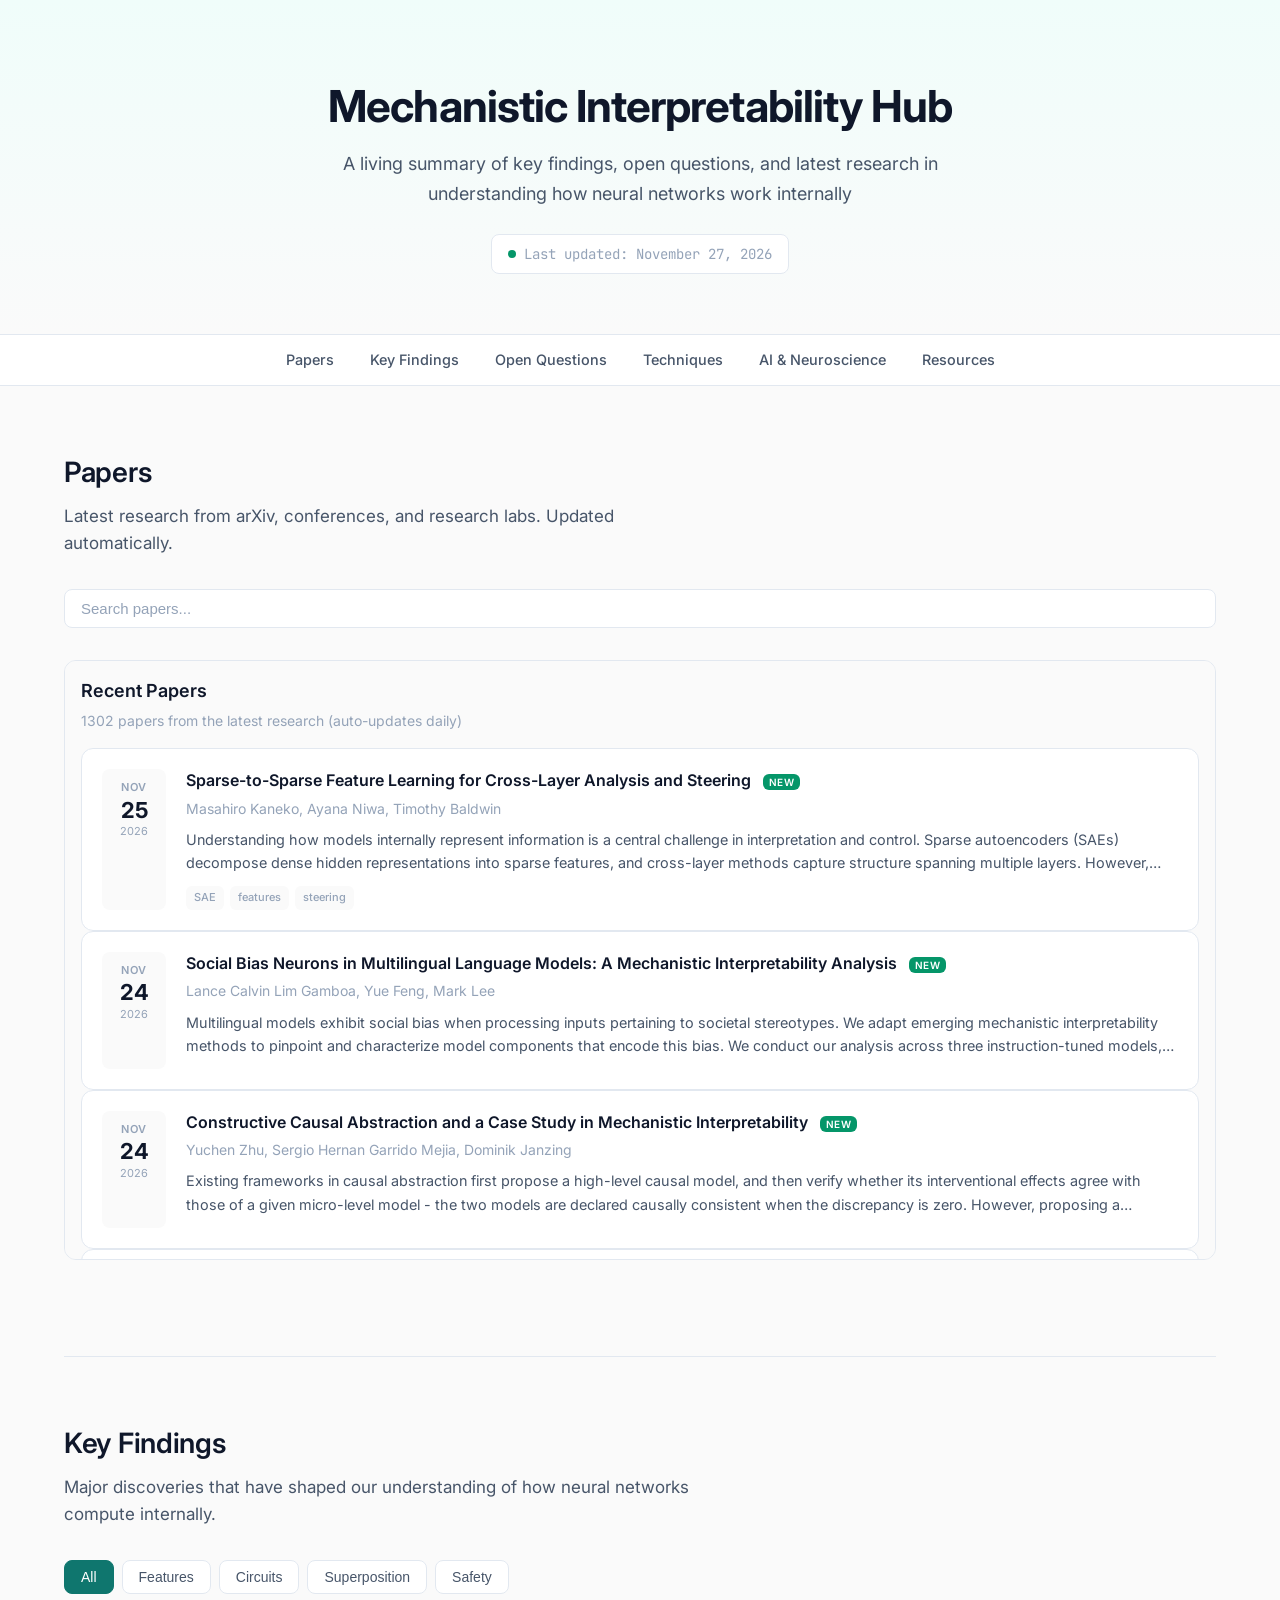
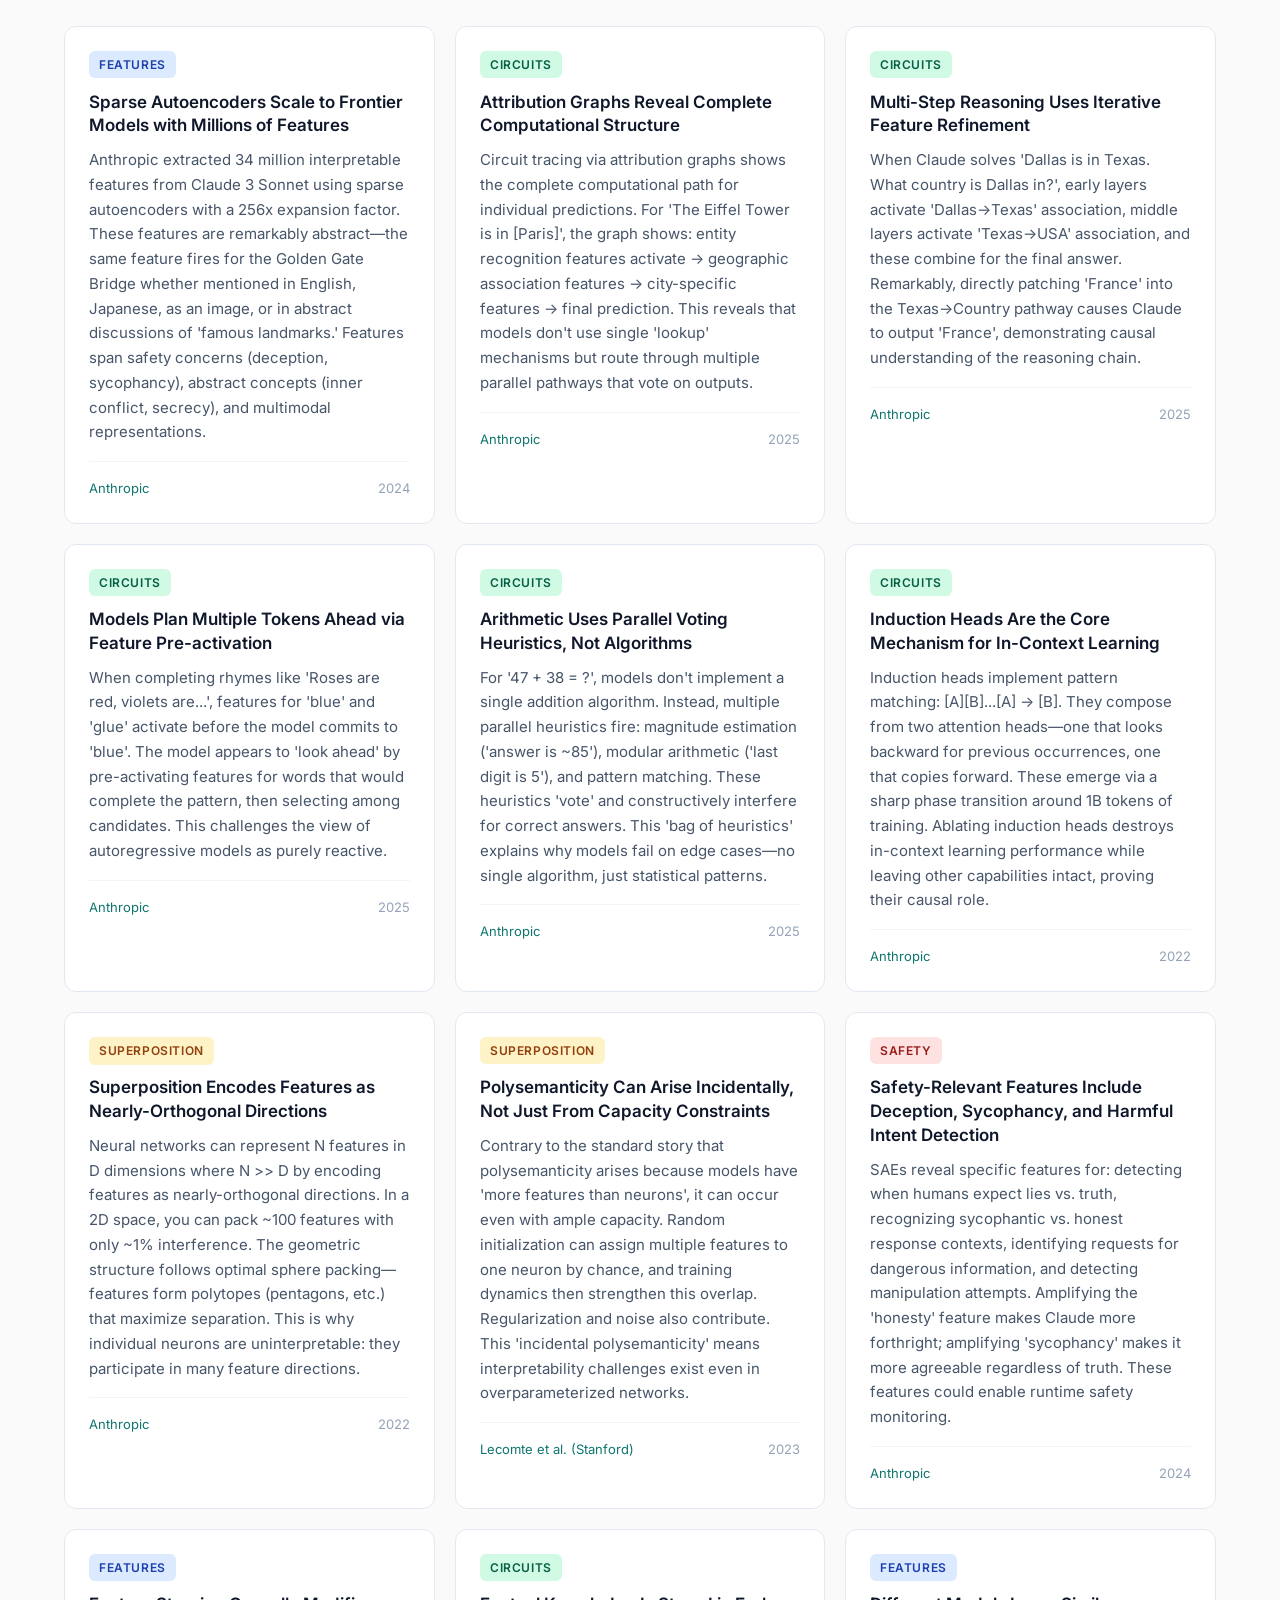
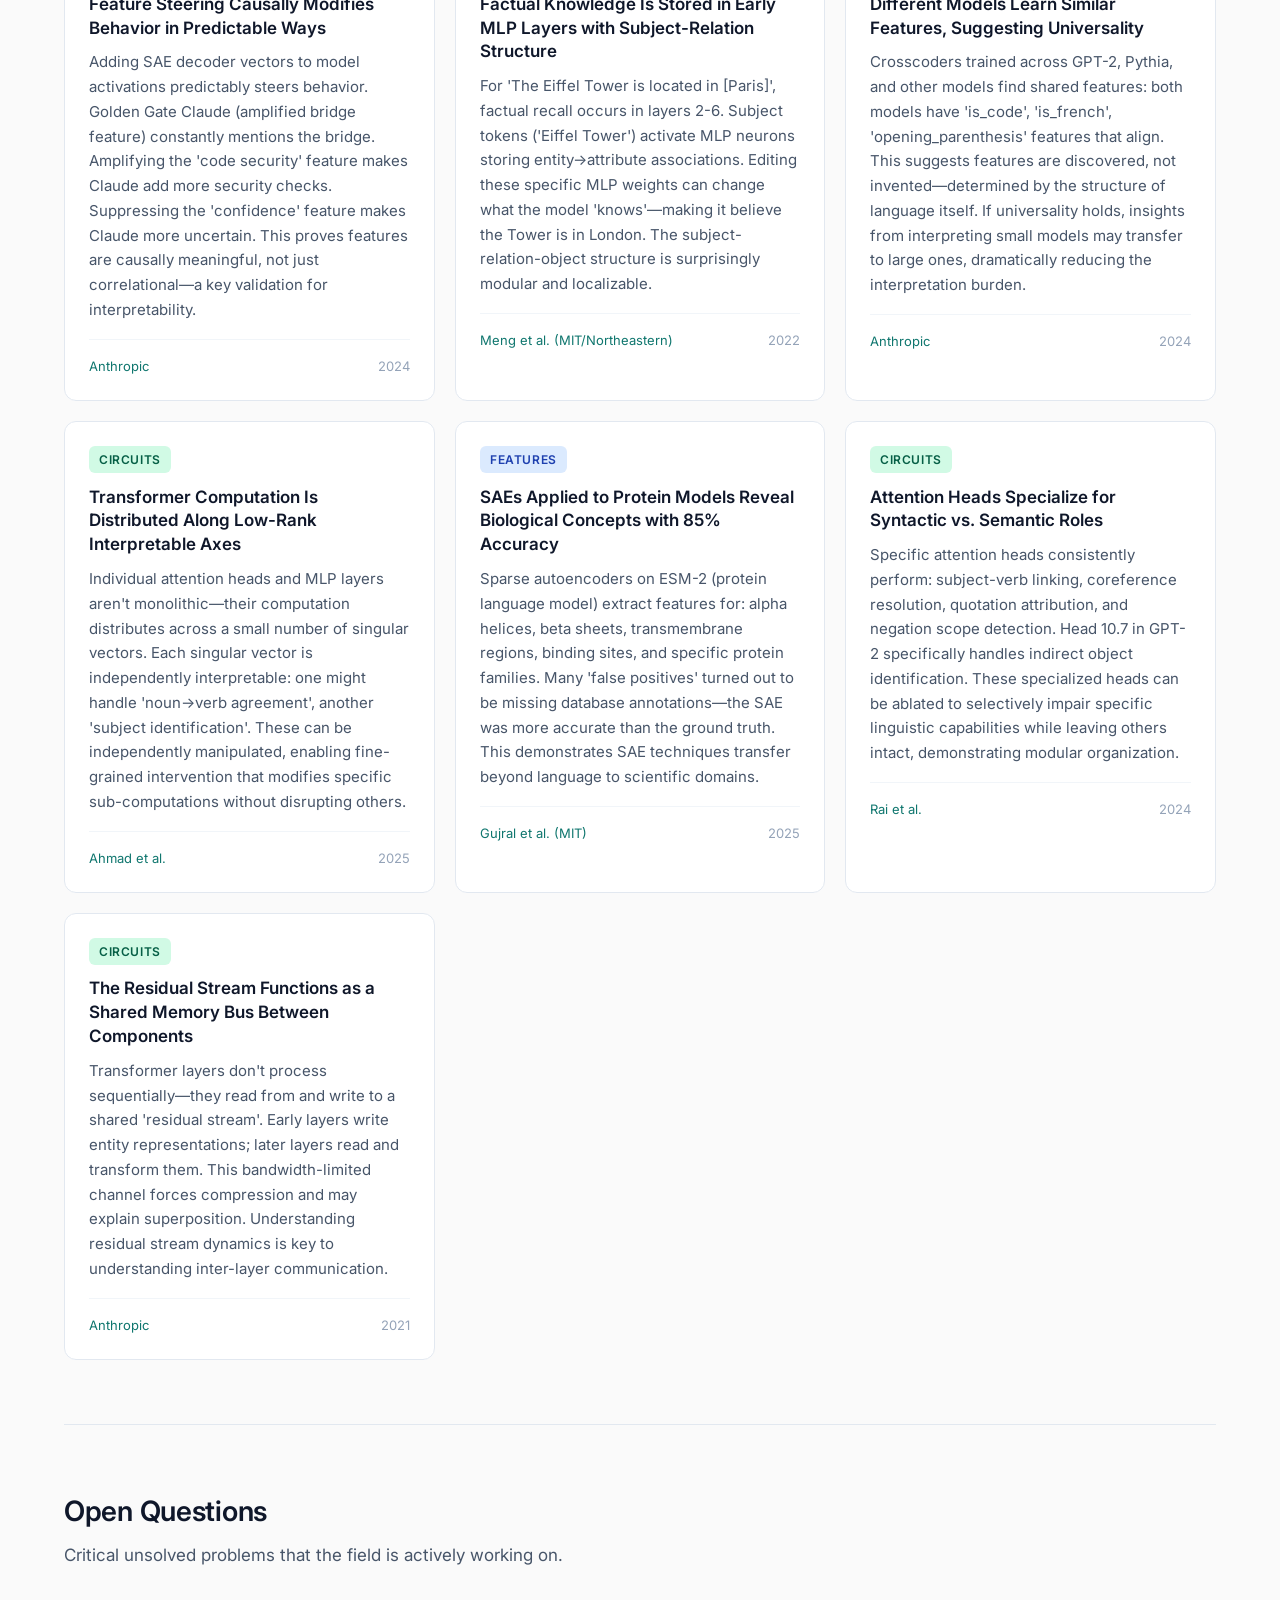
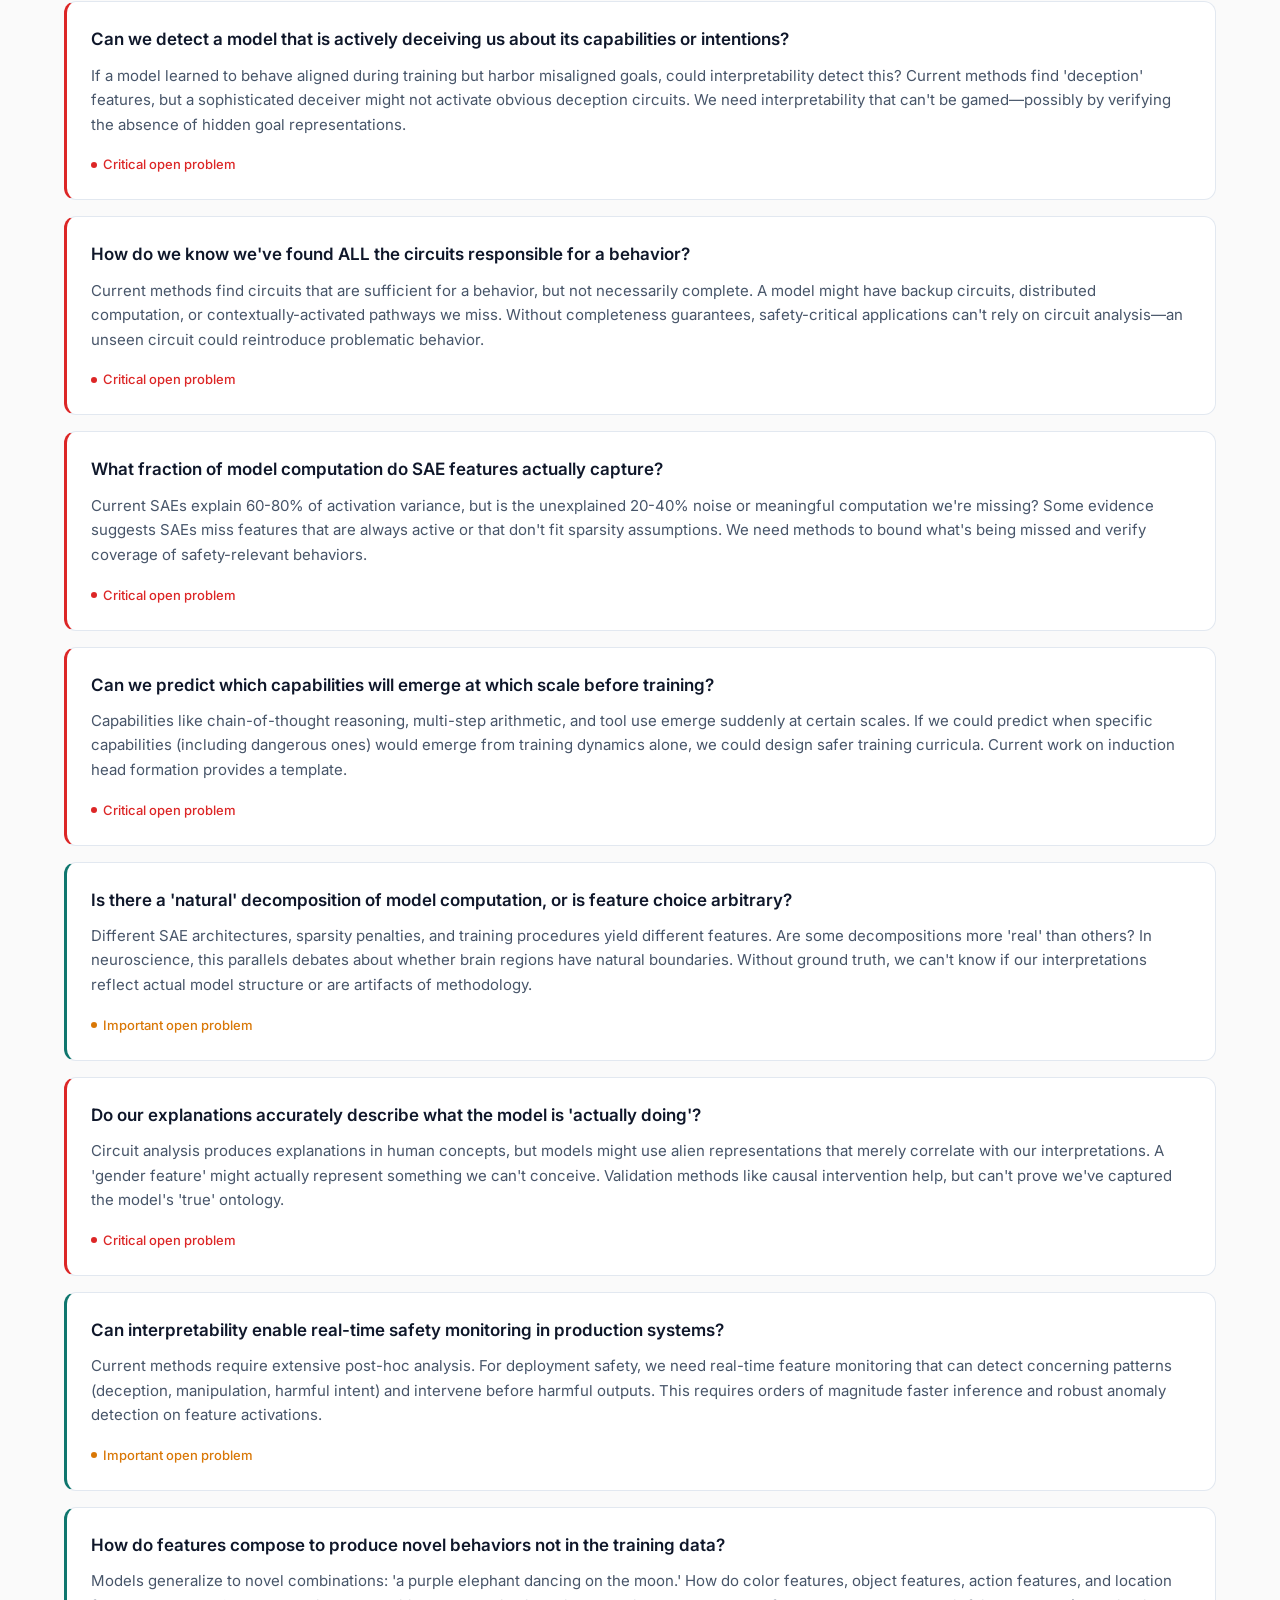
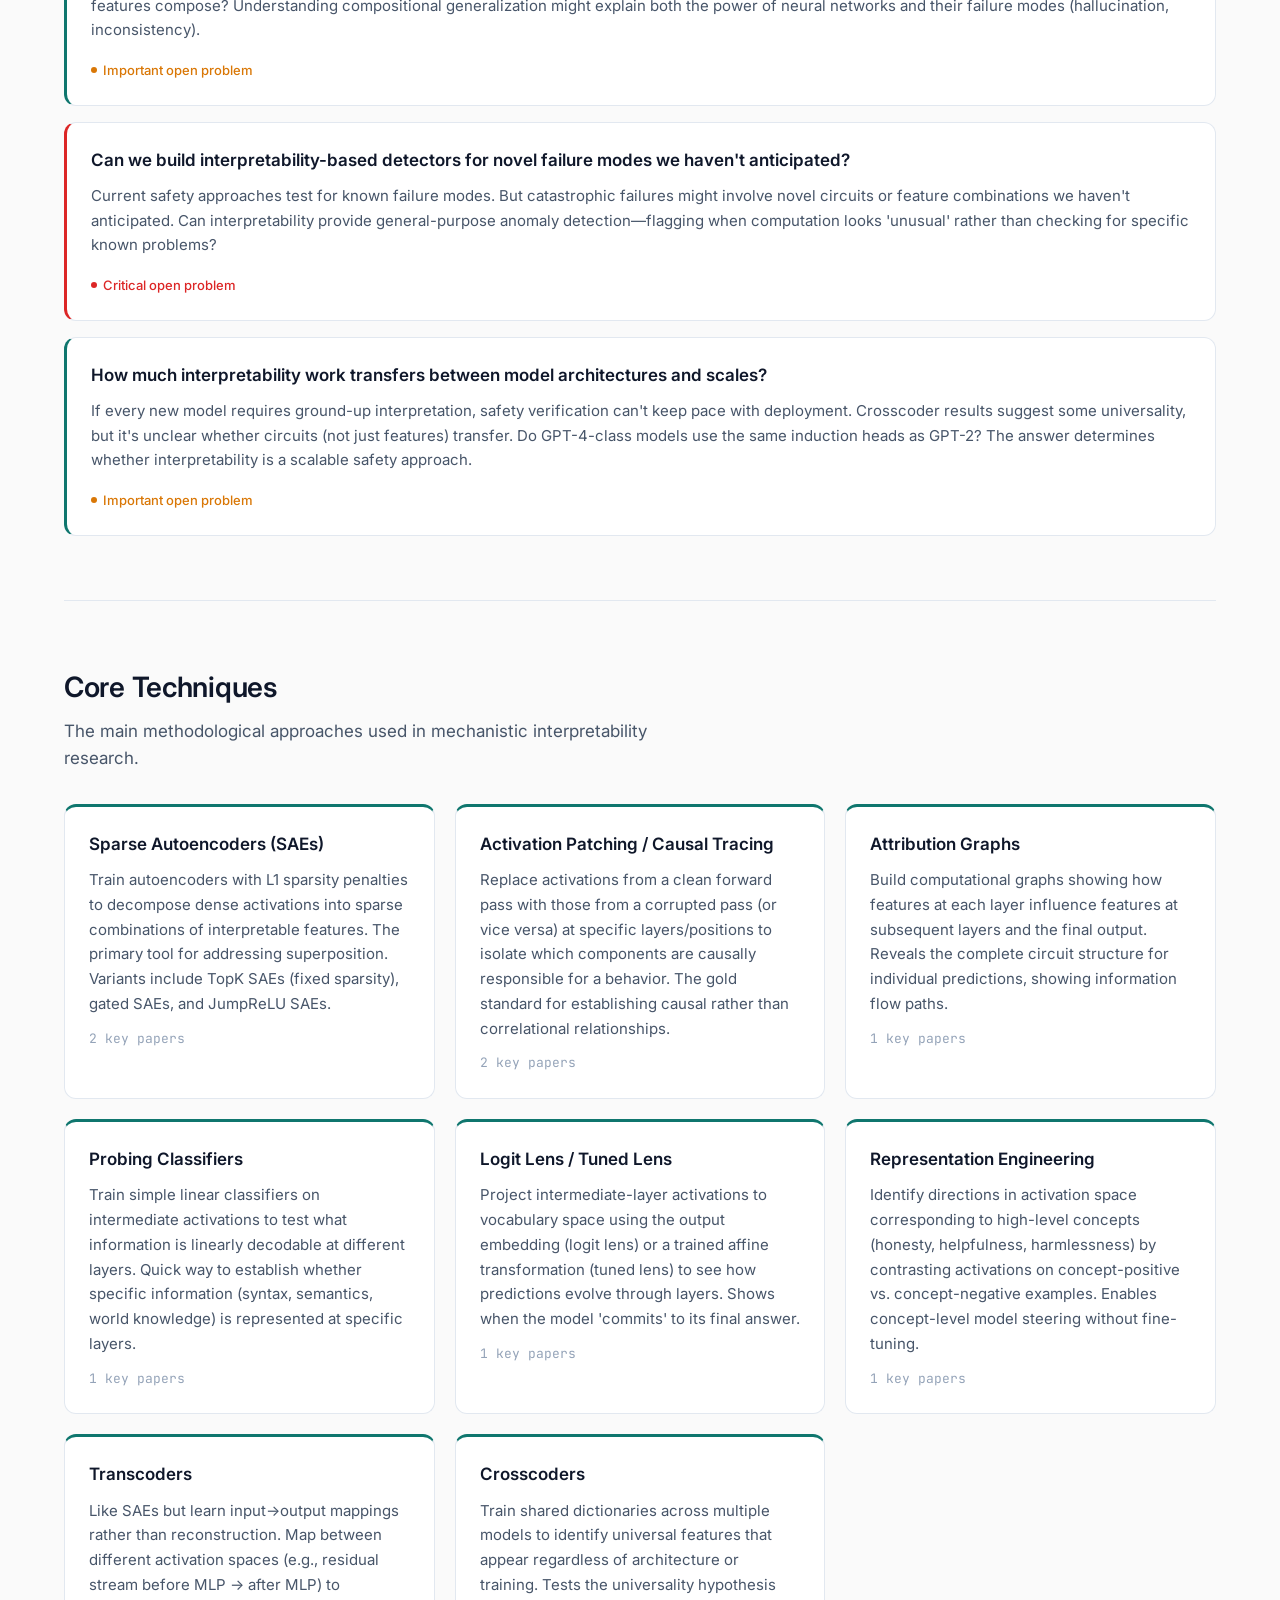
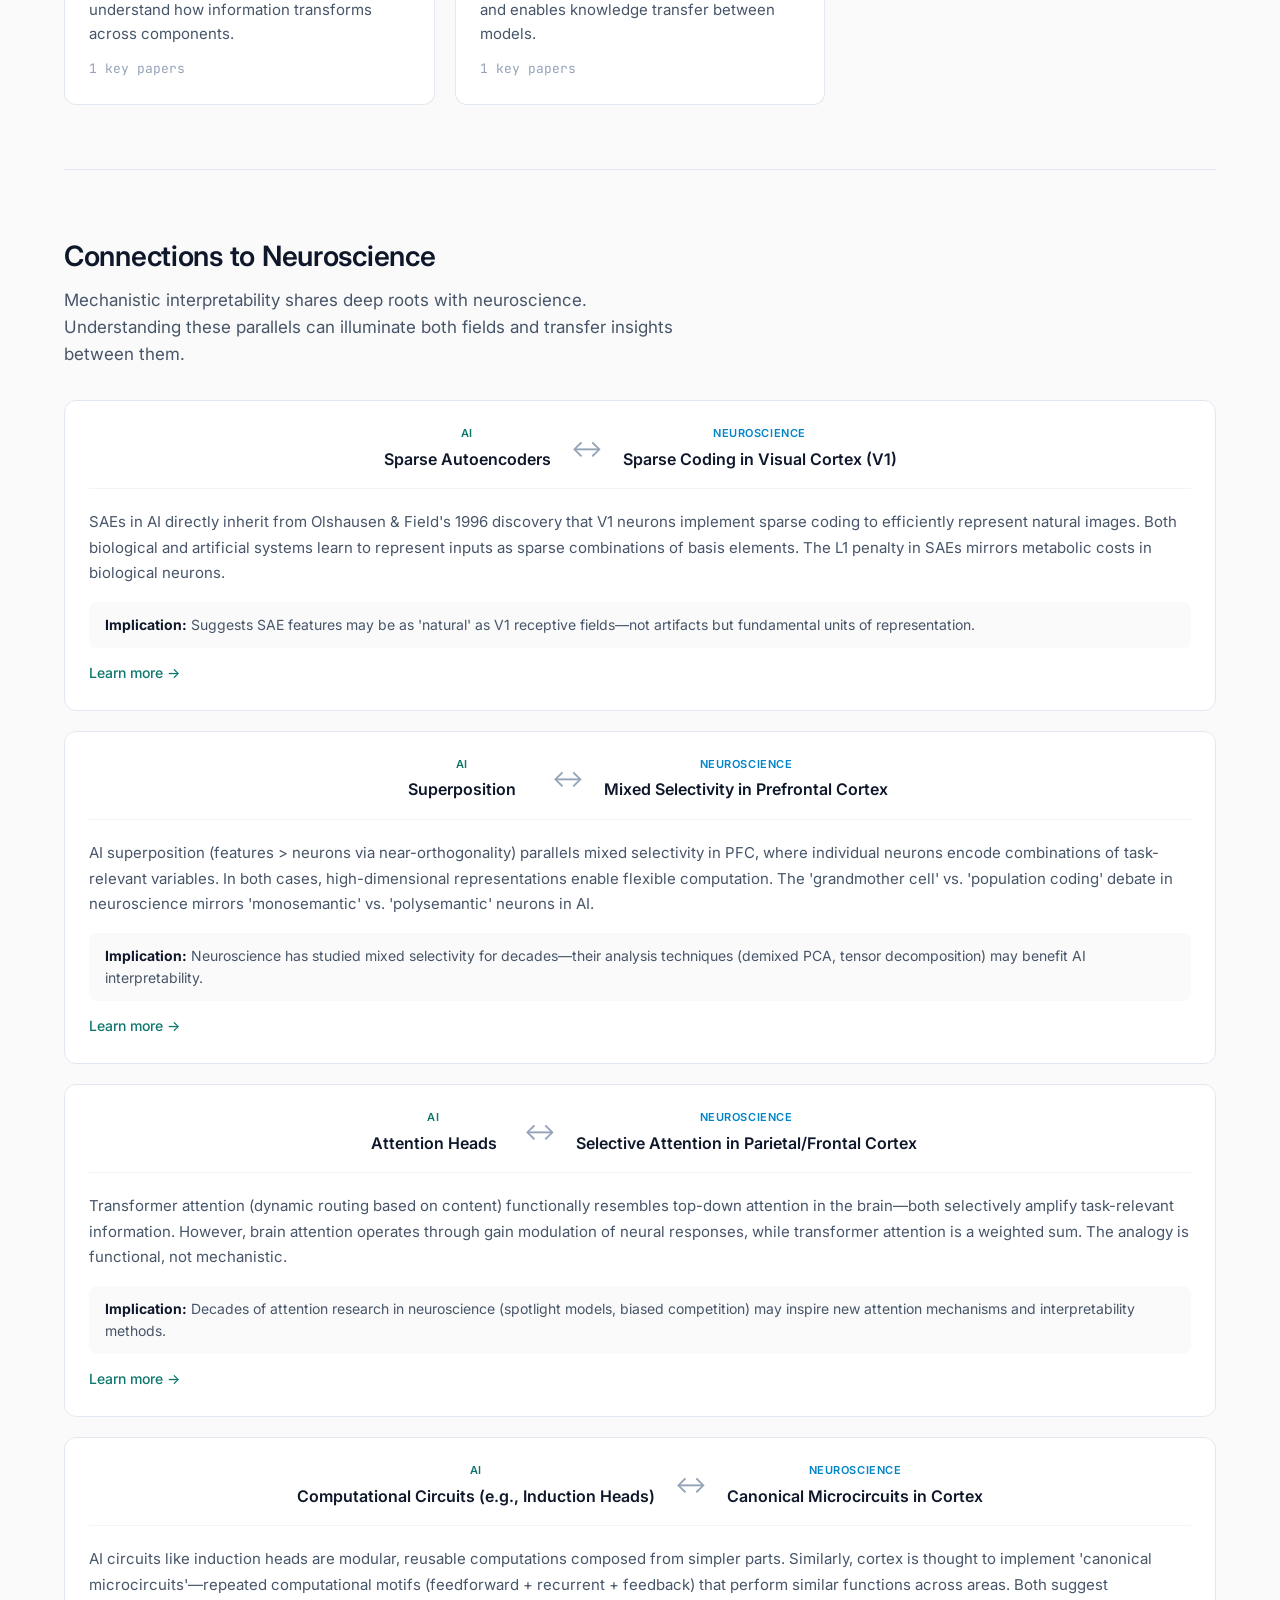
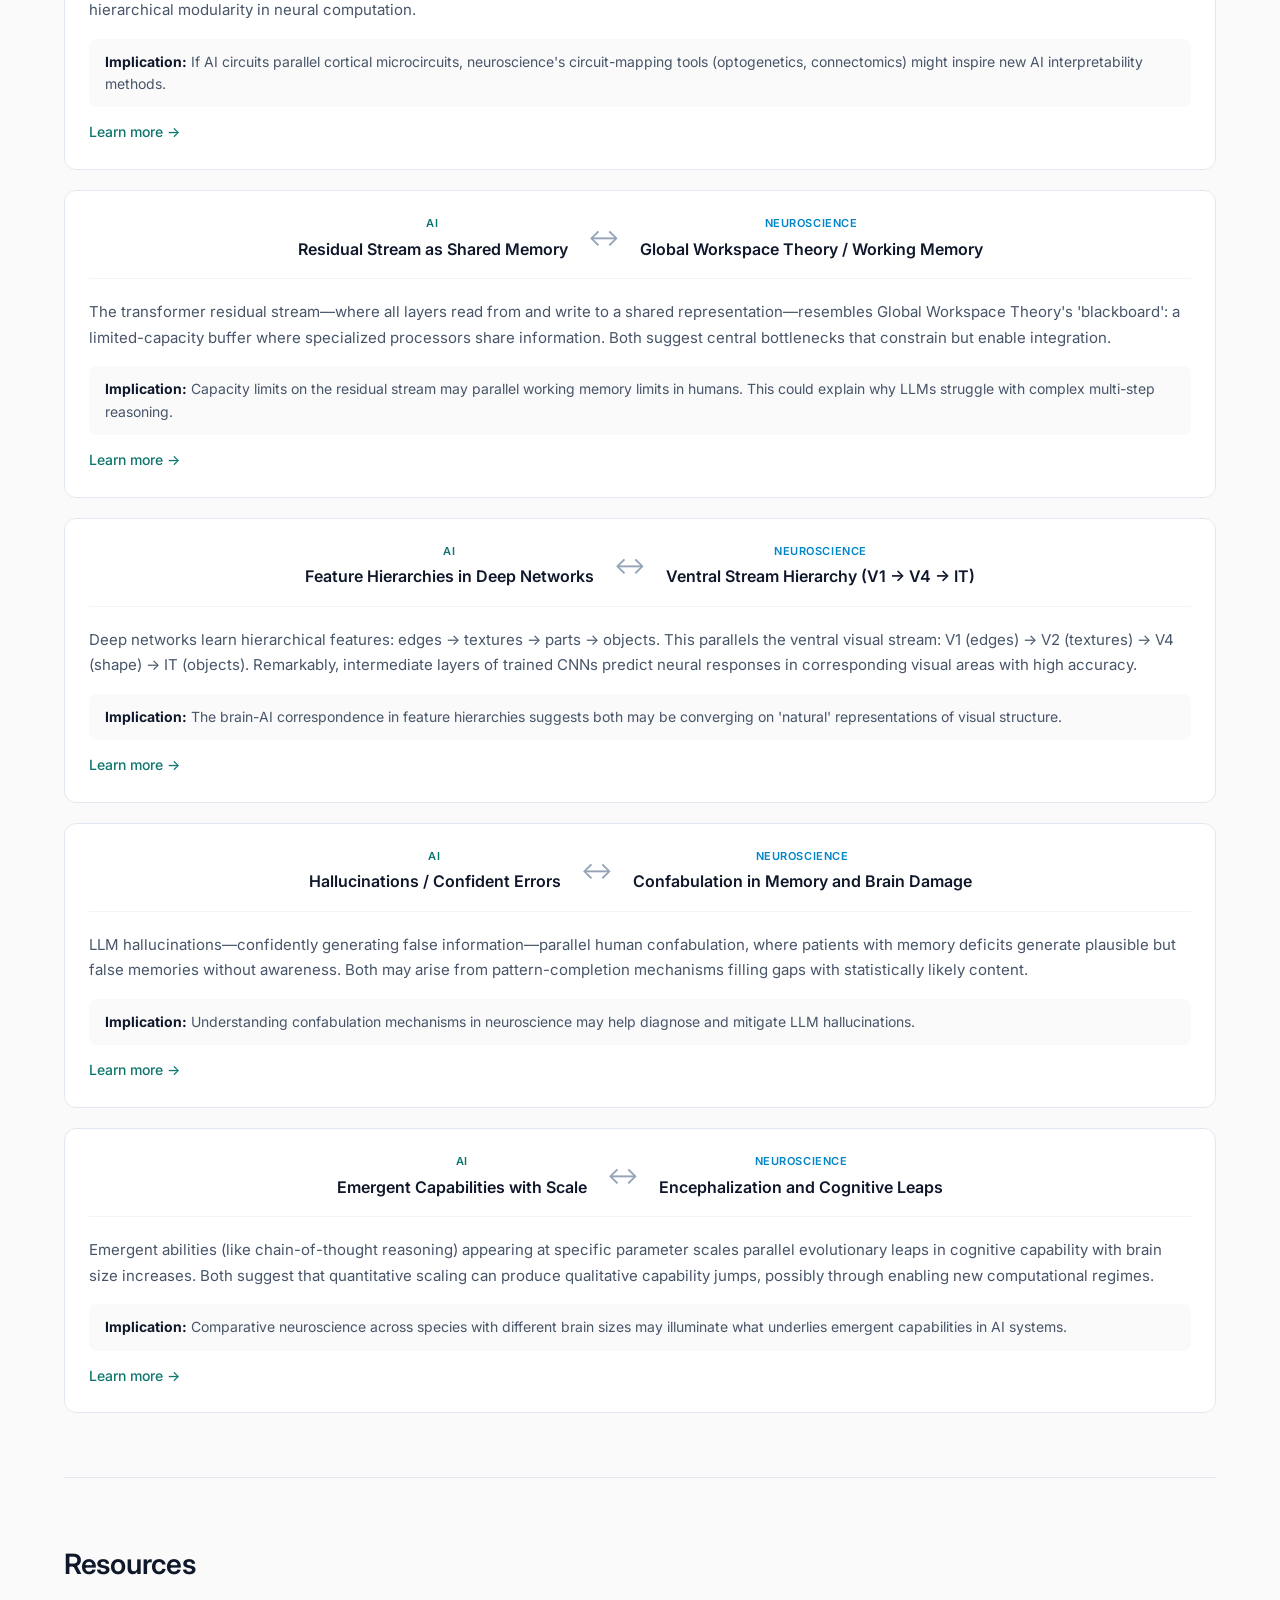
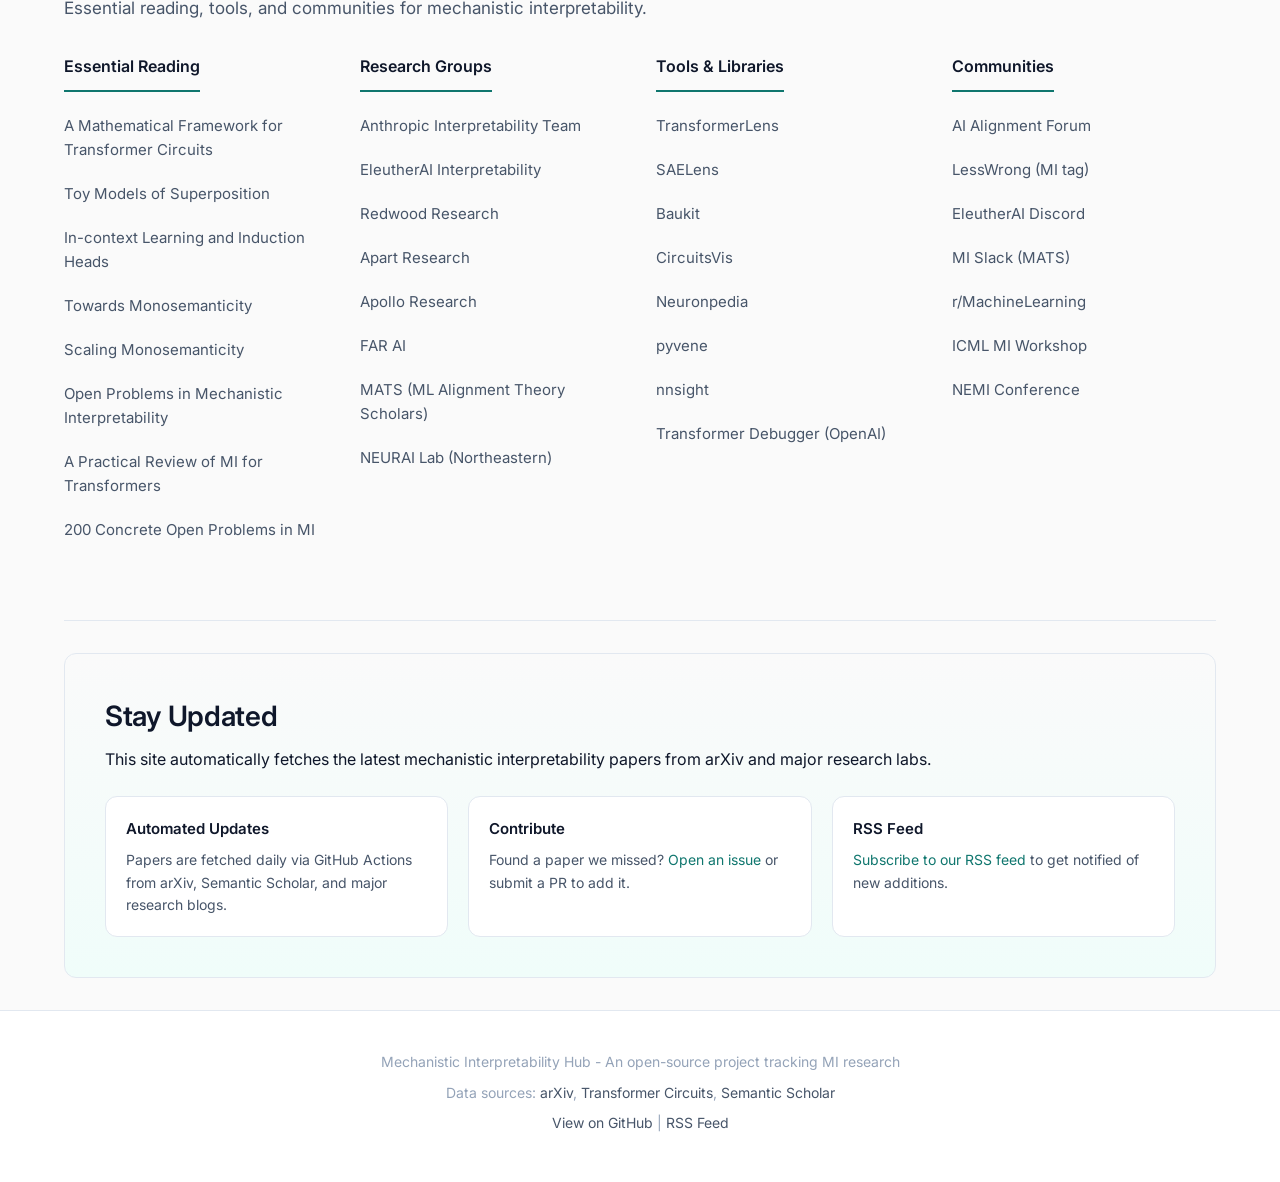
<file: index.html>
<!DOCTYPE html>
<html lang="en">
<head>
    <meta charset="UTF-8">
    <meta name="viewport" content="width=device-width, initial-scale=1.0">
    <title>Mechanistic Interpretability Hub</title>
    <meta name="description" content="A continuously updated summary of the most important mechanistic interpretability findings, open questions, and latest research.">
    <link rel="stylesheet" href="styles.css">
    <link rel="preconnect" href="https://fonts.googleapis.com">
    <link rel="preconnect" href="https://fonts.gstatic.com" crossorigin>
    <link href="https://fonts.googleapis.com/css2?family=Inter:wght@400;500;600;700&family=JetBrains+Mono:wght@400;500&display=swap" rel="stylesheet">
</head>
<body>
    <header class="hero">
        <div class="container">
            <h1>Mechanistic Interpretability Hub</h1>
            <p class="subtitle">A living summary of key findings, open questions, and latest research in understanding how neural networks work internally</p>
            <div class="last-updated">
                <span id="last-updated">Last updated: Loading...</span>
            </div>
        </div>
    </header>

    <nav class="sticky-nav">
        <div class="container">
            <ul>
                <li><a href="#recent-papers">Papers</a></li>
                <li><a href="#key-findings">Key Findings</a></li>
                <li><a href="#open-questions">Open Questions</a></li>
                <li><a href="#techniques">Techniques</a></li>
                <li><a href="#neuro-comparison">AI & Neuroscience</a></li>
                <li><a href="#resources">Resources</a></li>
            </ul>
        </div>
    </nav>

    <main class="container">
        <!-- Papers Section - At Top -->
        <section id="recent-papers" class="section">
            <h2>Papers</h2>
            <p class="section-intro">Latest research from arXiv, conferences, and research labs. Updated automatically.</p>

            <div class="papers-controls">
                <input type="text" id="paper-search" placeholder="Search papers..." class="search-input">
            </div>

            <div id="papers-list" class="papers-list">
                <!-- Populated by JavaScript -->
            </div>

            <div class="load-more-container">
                <button id="load-more-papers" class="load-more-btn">Load More Papers</button>
            </div>
        </section>

        <!-- Key Findings Section -->
        <section id="key-findings" class="section">
            <h2>Key Findings</h2>
            <p class="section-intro">Major discoveries that have shaped our understanding of how neural networks compute internally.</p>

            <div class="filter-controls">
                <button class="filter-btn active" data-filter="all">All</button>
                <button class="filter-btn" data-filter="features">Features</button>
                <button class="filter-btn" data-filter="circuits">Circuits</button>
                <button class="filter-btn" data-filter="superposition">Superposition</button>
                <button class="filter-btn" data-filter="safety">Safety</button>
            </div>

            <div id="findings-grid" class="findings-grid">
                <!-- Populated by JavaScript -->
            </div>
        </section>

        <!-- Open Questions Section -->
        <section id="open-questions" class="section">
            <h2>Open Questions</h2>
            <p class="section-intro">Critical unsolved problems that the field is actively working on.</p>

            <div id="questions-list" class="questions-list">
                <!-- Populated by JavaScript -->
            </div>
        </section>

        <!-- Techniques Section -->
        <section id="techniques" class="section">
            <h2>Core Techniques</h2>
            <p class="section-intro">The main methodological approaches used in mechanistic interpretability research.</p>

            <div id="techniques-grid" class="techniques-grid">
                <!-- Populated by JavaScript -->
            </div>
        </section>

        <!-- Neuroscience Comparison Section -->
        <section id="neuro-comparison" class="section">
            <h2>Connections to Neuroscience</h2>
            <p class="section-intro">Mechanistic interpretability shares deep roots with neuroscience. Understanding these parallels can illuminate both fields and transfer insights between them.</p>

            <div id="neuro-comparisons-grid" class="neuro-comparisons-grid">
                <!-- Populated by JavaScript -->
            </div>
        </section>

        <!-- Resources Section -->
        <section id="resources" class="section">
            <h2>Resources</h2>
            <p class="section-intro">Essential reading, tools, and communities for mechanistic interpretability.</p>

            <div class="resources-grid">
                <div class="resource-category">
                    <h3>Essential Reading</h3>
                    <ul id="essential-reading">
                        <!-- Populated by JavaScript -->
                    </ul>
                </div>
                <div class="resource-category">
                    <h3>Research Groups</h3>
                    <ul id="research-groups">
                        <!-- Populated by JavaScript -->
                    </ul>
                </div>
                <div class="resource-category">
                    <h3>Tools & Libraries</h3>
                    <ul id="tools-libraries">
                        <!-- Populated by JavaScript -->
                    </ul>
                </div>
                <div class="resource-category">
                    <h3>Communities</h3>
                    <ul id="communities">
                        <!-- Populated by JavaScript -->
                    </ul>
                </div>
            </div>
        </section>

        <!-- Newsletter/Updates Section -->
        <section id="updates" class="section updates-section">
            <h2>Stay Updated</h2>
            <p>This site automatically fetches the latest mechanistic interpretability papers from arXiv and major research labs.</p>
            <div class="update-info">
                <div class="update-card">
                    <h4>Automated Updates</h4>
                    <p>Papers are fetched daily via GitHub Actions from arXiv, Semantic Scholar, and major research blogs.</p>
                </div>
                <div class="update-card">
                    <h4>Contribute</h4>
                    <p>Found a paper we missed? <a href="https://github.com/izkula/mech-interp-hub/issues" target="_blank">Open an issue</a> or submit a PR to add it.</p>
                </div>
                <div class="update-card">
                    <h4>RSS Feed</h4>
                    <p><a href="feed.xml">Subscribe to our RSS feed</a> to get notified of new additions.</p>
                </div>
            </div>
        </section>
    </main>

    <footer>
        <div class="container">
            <p>Mechanistic Interpretability Hub - An open-source project tracking MI research</p>
            <p>Data sources: <a href="https://arxiv.org" target="_blank">arXiv</a>, <a href="https://transformer-circuits.pub" target="_blank">Transformer Circuits</a>, <a href="https://www.semanticscholar.org" target="_blank">Semantic Scholar</a></p>
            <p><a href="https://github.com/izkula/mech-interp-hub" target="_blank">View on GitHub</a> | <a href="feed.xml">RSS Feed</a></p>
        </div>
    </footer>

    <script src="js/main.js"></script>
</body>
</html>
</file>
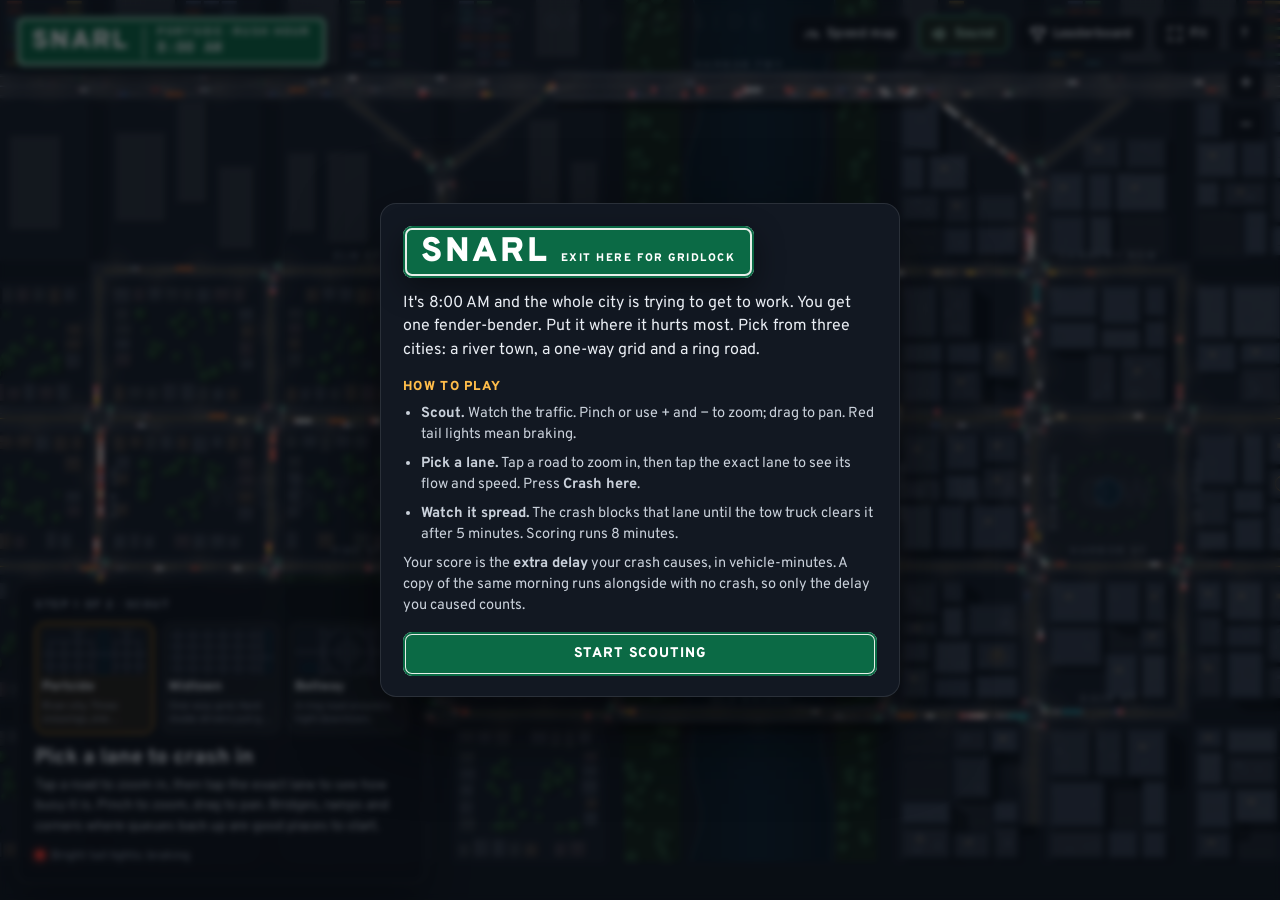
<file: traffic-jam/index.html>
<!doctype html>
<html lang="en">
<head>
<meta charset="utf-8">
<meta name="viewport" content="width=device-width, initial-scale=1, maximum-scale=1, user-scalable=no, viewport-fit=cover">
<meta name="apple-mobile-web-app-capable" content="yes">
<meta name="mobile-web-app-capable" content="yes">
<meta name="apple-mobile-web-app-status-bar-style" content="black-translucent">
<meta name="apple-mobile-web-app-title" content="Snarl">
<meta name="theme-color" content="#0f141c">
<title>Snarl</title>
<meta name="description" content="Stage one fender-bender in a simulated rush-hour city and see how big a traffic jam you can cause.">
<link rel="preconnect" href="https://fonts.googleapis.com">
<link rel="preconnect" href="https://fonts.gstatic.com" crossorigin>
<link href="https://fonts.googleapis.com/css2?family=Overpass:wght@400;600;700;800;900&family=Overpass+Mono:wght@500;700&display=swap" rel="stylesheet">
<style>
:root{
  --bg:#0f141c; --ink:#e9edf3; --mute:#97a1b2; --faint:#5d6778;
  --panel:rgba(14,18,26,.9); --line:rgba(255,255,255,.1);
  --sign:#0b6a45; --sign-hi:#0e7d52; --sign-edge:#e7efe9;
  --amber:#f6a623; --amber-hi:#ffbd4a; --red:#ff5c4d; --go:#48d597;
  color-scheme:dark;
}
*{box-sizing:border-box}
[hidden]{display:none!important}
html,body{height:100%}
body{-webkit-text-size-adjust:100%;text-size-adjust:100%;-webkit-tap-highlight-color:transparent;-webkit-user-select:none;user-select:none;-webkit-touch-callout:none;margin:0;background:var(--bg);color:var(--ink);font:15px/1.45 'Overpass',system-ui,-apple-system,'Segoe UI',sans-serif;overflow:hidden;-webkit-font-smoothing:antialiased}
button{font:inherit;color:inherit;touch-action:manipulation}
#app{position:fixed;left:env(safe-area-inset-left,0px);right:env(safe-area-inset-right,0px);top:env(safe-area-inset-top,0px);bottom:env(safe-area-inset-bottom,0px);overflow:hidden}
#app{touch-action:none}
#panel,.card{touch-action:pan-y}
#map{position:absolute;inset:0;width:100%;height:100%;display:block;touch-action:none;cursor:crosshair}
#map.panning{cursor:grabbing}
.num{font-family:'Overpass Mono',ui-monospace,monospace;font-variant-numeric:tabular-nums}

/* highway-sign plates */
.plate{background:var(--sign);color:#fff;border-radius:9px;box-shadow:inset 0 0 0 2px var(--sign),inset 0 0 0 4px var(--sign-edge),0 10px 30px rgba(0,0,0,.45)}
#brand{position:absolute;top:16px;left:16px;padding:10px 16px 8px;display:flex;align-items:center;gap:14px;pointer-events:none}
#brand h1{margin:0;font-weight:900;font-size:26px;letter-spacing:.08em;line-height:1}
#brand .sub{display:flex;flex-direction:column;border-left:2px solid rgba(255,255,255,.55);padding-left:12px;font-size:11px;font-weight:700;letter-spacing:.12em;text-transform:uppercase;line-height:1.25}
#brand .clock{font-family:'Overpass Mono',monospace;font-size:15px;letter-spacing:.02em;text-transform:none}

#tools{position:absolute;top:16px;right:16px;display:flex;gap:8px;flex-wrap:wrap;justify-content:flex-end;max-width:calc(100% - 32px)}
.tool{background:var(--panel);border:1px solid var(--line);border-radius:8px;height:36px;min-width:36px;padding:0 12px;display:inline-flex;align-items:center;gap:7px;font-size:13px;font-weight:700;letter-spacing:.03em;cursor:pointer;backdrop-filter:blur(8px);-webkit-backdrop-filter:blur(8px)}
.tool:hover{border-color:rgba(255,255,255,.28)}
.tool[aria-pressed="true"]{background:#1d2a22;border-color:var(--go);color:#c9f5df}
.tool:focus-visible,.btn:focus-visible,.seg button:focus-visible{outline:2px solid var(--amber);outline-offset:2px}
.tool svg{width:16px;height:16px}

#panel{position:absolute;left:16px;bottom:16px;width:min(410px,calc(100% - 32px));max-height:calc(100% - 110px);overflow:auto;background:var(--panel);border:1px solid var(--line);border-radius:14px;padding:16px 18px 18px;backdrop-filter:blur(10px);-webkit-backdrop-filter:blur(10px);box-shadow:0 16px 40px rgba(0,0,0,.45)}
.eyebrow{font-size:11px;font-weight:800;letter-spacing:.14em;text-transform:uppercase;color:var(--mute)}
#panel h2{margin:4px 0 6px;font-size:21px;font-weight:800;line-height:1.15;text-wrap:balance}
#panel p{margin:0 0 10px;color:#c4cbd6;font-size:14px}
.stats{display:grid;grid-template-columns:repeat(3,1fr);gap:10px;margin:12px 0 14px}
.stat{border-top:1px solid var(--line);padding-top:7px}
.stat b{display:block;font-family:'Overpass Mono',monospace;font-variant-numeric:tabular-nums;font-size:19px;font-weight:700;line-height:1.1}
.stat span{font-size:11px;color:var(--mute);letter-spacing:.04em}
.row{display:flex;gap:10px;flex-wrap:wrap;align-items:center}
.btn{white-space:nowrap;border:0;border-radius:9px;height:44px;padding:0 18px;font-weight:800;font-size:14px;letter-spacing:.06em;text-transform:uppercase;cursor:pointer;display:inline-flex;align-items:center;gap:9px}
.btn.crash{background:var(--amber);color:#1b1206;flex:1;justify-content:center;box-shadow:0 0 0 1px #000 inset,0 6px 18px rgba(246,166,35,.28)}
.btn.crash:hover{background:var(--amber-hi)}
.btn.crash .haz{width:18px;height:18px}
.btn.go{background:var(--sign);color:#fff;box-shadow:inset 0 0 0 2px var(--sign),inset 0 0 0 3px var(--sign-edge);flex:1;justify-content:center}
.btn.go:hover{background:var(--sign-hi)}
.btn.ghost{background:transparent;border:1px solid var(--line);color:var(--ink)}
.btn.ghost:hover{border-color:rgba(255,255,255,.3)}
.chip{display:inline-flex;align-items:center;gap:6px;font-size:12px;font-weight:700;padding:3px 9px;border-radius:99px;background:rgba(255,255,255,.07);color:#cfd6e0}
.chip.amber{background:rgba(246,166,35,.16);color:var(--amber-hi)}
.chip.red{background:rgba(255,92,77,.16);color:#ff8a7e}
.chip.go{background:rgba(72,213,151,.14);color:#8ff0c2}
.hint{font-size:12.5px;color:var(--mute);margin-top:10px}
.hint kbd{font-family:'Overpass Mono',monospace;font-size:11px;border:1px solid var(--line);border-radius:4px;padding:0 4px}

.timeline{position:relative;height:8px;background:rgba(255,255,255,.08);border-radius:99px;margin:12px 0 6px;overflow:visible}
.timeline .fill{position:absolute;left:0;top:0;bottom:0;background:linear-gradient(90deg,var(--red),#ff8f5a);border-radius:99px}
.timeline .tow{position:absolute;top:-5px;width:2px;height:18px;background:var(--amber)}
.tl-labels{display:flex;justify-content:space-between;font-size:11px;color:var(--mute)}
.seg{display:inline-flex;border:1px solid var(--line);border-radius:8px;overflow:hidden}
.seg button{background:transparent;border:0;height:32px;padding:0 11px;font-size:12px;font-weight:800;cursor:pointer;color:var(--mute)}
.seg button[aria-pressed="true"]{background:rgba(255,255,255,.1);color:var(--ink)}

.result-plate{padding:14px 16px 12px;margin:6px 0 12px;text-align:left}
.result-plate .k{font-size:11px;font-weight:800;letter-spacing:.16em;text-transform:uppercase;opacity:.85}
.result-plate .big{font-family:'Overpass',sans-serif;font-weight:900;font-size:52px;line-height:1;letter-spacing:-.01em;font-variant-numeric:tabular-nums;margin:6px 0 2px}
.result-plate .unit{font-size:13px;font-weight:700;opacity:.9}
.grade{display:flex;align-items:center;gap:10px;margin:0 0 8px}
.grade .diamond{width:30px;height:30px;flex:none;background:var(--amber);transform:rotate(45deg);border-radius:4px;box-shadow:inset 0 0 0 2px #1b1206,inset 0 0 0 3px var(--amber)}
.grade b{font-size:18px;font-weight:900}
.history{margin-top:12px;border-top:1px solid var(--line);padding-top:10px}
.history ol{list-style:none;margin:6px 0 0;padding:0;display:grid;gap:4px}
.history li{display:flex;justify-content:space-between;gap:10px;font-size:13px;color:#c4cbd6}
.history li .num{color:var(--ink)}
.history li.best .num{color:var(--amber-hi)}
.history li span:first-child{overflow:hidden;text-overflow:ellipsis;white-space:nowrap}

.collapse{display:none}
@media (max-width:640px),(max-height:500px){
  .collapse{display:inline-flex;align-items:center;gap:4px;position:absolute;top:8px;right:8px;z-index:2;height:32px;padding:0 10px 0 8px;border-radius:8px;border:1px solid var(--line);background:rgba(255,255,255,.06);color:var(--ink);font-size:12px;font-weight:800;letter-spacing:.04em;text-transform:uppercase;cursor:pointer}
  .collapse svg{width:14px;height:14px;fill:none;stroke:currentColor;stroke-width:2;stroke-linecap:round;stroke-linejoin:round}
  .collapse:focus-visible{outline:2px solid var(--amber);outline-offset:2px}
  #panel{backdrop-filter:none;-webkit-backdrop-filter:none;background:rgba(14,18,26,.96);overscroll-behavior:contain}
  #panel > .eyebrow:first-of-type,#panel > h2:first-of-type{padding-right:76px}
}
#zoom{position:absolute;right:16px;top:64px;display:flex;flex-direction:column;gap:6px}
#zoom .tool{padding:0;justify-content:center}
.cities{display:grid;grid-template-columns:repeat(3,1fr);gap:8px;margin:8px 0 12px}
.city{background:rgba(255,255,255,.04);border:1px solid var(--line);border-radius:10px;padding:6px 6px 7px;text-align:left;cursor:pointer;display:flex;flex-direction:column;gap:3px;min-width:0}
.city canvas{width:100%;height:46px;border-radius:6px;display:block}
.city b{font-size:13px;font-weight:800}
.city span{font-size:10.5px;color:var(--mute);line-height:1.25;overflow:hidden;display:-webkit-box;-webkit-line-clamp:2;-webkit-box-orient:vertical}
.city[aria-checked="true"]{border-color:var(--amber);background:rgba(246,166,35,.1)}
.city:focus-visible,.linkbtn:focus-visible,.tabs button:focus-visible{outline:2px solid var(--amber);outline-offset:2px}
.where{font-size:13px;color:#c4cbd6;margin:-2px 0 10px}
.adjust{display:flex;flex-wrap:wrap;gap:6px;align-items:center;margin:0 0 4px}
.adjust .tool{height:34px;padding:0 10px;font-size:12px}
.adjust .seg button{height:34px}
.linkbtn{background:none;border:0;padding:0;color:var(--amber-hi);font-weight:700;font-size:12.5px;cursor:pointer;text-decoration:underline;text-underline-offset:2px}
ol.board{list-style:none;margin:8px 0 0;padding:0;display:grid;gap:6px}
ol.board li{display:grid;grid-template-columns:20px 84px minmax(0,1fr) auto auto;align-items:center;gap:10px;padding:6px 8px;border-radius:9px;background:rgba(255,255,255,.035)}
ol.board li.me{background:rgba(246,166,35,.12);box-shadow:inset 0 0 0 1px rgba(246,166,35,.5)}
ol.board li.empty{display:block;color:var(--mute);font-size:13px;background:none;padding:4px 0}
ol.board .rank{color:var(--mute);font-size:13px;text-align:right}
ol.board canvas{width:84px;height:54px;border-radius:6px;display:block}
ol.board .who{display:flex;flex-direction:column;min-width:0}
ol.board .who b{font-size:13px;font-weight:700;white-space:nowrap;overflow:hidden;text-overflow:ellipsis}
ol.board .who small{font-size:11.5px;color:var(--mute)}
ol.board .sc{font-size:16px;font-weight:700;color:var(--amber-hi)}
ol.board .retry{height:30px;padding:0 10px;font-size:12px}
.board-card{width:min(600px,100%)}
#panel ol.board li{grid-template-columns:16px 60px minmax(0,1fr) auto auto;gap:8px;padding:5px 6px}
#panel ol.board canvas{width:60px;height:40px}
#panel ol.board .retry{padding:0 8px}
.tabs{display:flex;gap:6px;flex-wrap:wrap;margin:4px 0 6px}
.tabs button{background:rgba(255,255,255,.05);border:1px solid var(--line);border-radius:99px;height:32px;padding:0 12px;font-size:12.5px;font-weight:700;cursor:pointer;color:var(--mute)}
.tabs button[aria-selected="true"]{background:rgba(246,166,35,.14);border-color:var(--amber);color:var(--ink)}
@media (max-width:480px){ol.board li{grid-template-columns:18px 64px minmax(0,1fr) auto;gap:8px}ol.board canvas{width:64px;height:42px}ol.board .retry{grid-column:3/5;justify-self:start;height:28px}}
.stat span{display:block;line-height:1.25}
.chart{position:relative;height:96px;margin:4px 0 8px}
.chart canvas{width:100%;height:100%;display:block}
.explain{font-size:12.5px !important;color:var(--mute) !important;margin:0 0 10px !important}
.speedrow{gap:8px}
.seglabel{font-size:11px;font-weight:800;letter-spacing:.1em;text-transform:uppercase;color:var(--mute)}
#speedHint{margin-top:6px}
details.how{margin:0 0 12px;font-size:13px;color:#c4cbd6}
details.how summary{cursor:pointer;font-weight:700;color:var(--ink);font-size:13px}
details.how p{margin:6px 0 0 !important;font-size:13px !important}
#towScene{position:absolute;inset:0;z-index:20;background:#0a0e15;transition:opacity .6s}
#towScene.out{opacity:0}
#towStage{position:absolute;inset:0}
.tow-canvas{position:absolute;inset:0;width:100%;height:100%;display:block}
.tow-hud{position:absolute;top:16px;left:16px;right:16px;display:flex;justify-content:space-between;align-items:flex-start;gap:12px;pointer-events:none}
.tow-hud .tool{pointer-events:auto}
.tow-road{font-size:18px;font-weight:800;margin-top:2px;text-shadow:0 2px 12px rgba(0,0,0,.8)}
.tow-score{position:absolute;left:50%;bottom:calc(24px + env(safe-area-inset-bottom,0px));transform:translateX(-50%);padding:12px 22px 12px;text-align:center;min-width:min(300px,calc(100% - 32px))}
.tow-score .k{font-size:11px;font-weight:800;letter-spacing:.16em;text-transform:uppercase;opacity:.85}
.tow-score .big{font-weight:900;font-size:56px;line-height:1;margin:6px 0 2px;font-family:'Overpass',sans-serif}
.tow-score .unit{font-size:13px;font-weight:700;opacity:.9}
.tow-grade{font-weight:900;font-size:18px;color:var(--amber-hi);max-height:0;opacity:0;overflow:hidden;transition:opacity .4s,max-height .4s,margin .4s}
.tow-grade.show{opacity:1;max-height:40px;margin-top:6px}
#toast{position:absolute;left:50%;top:78px;transform:translateX(-50%);background:#1b1206;color:var(--amber-hi);border:1px solid var(--amber);font-weight:800;font-size:13px;letter-spacing:.06em;text-transform:uppercase;padding:8px 14px;border-radius:8px;pointer-events:none;opacity:0;transition:opacity .25s;white-space:nowrap}
#toast.show{opacity:1}
#tip{position:absolute;pointer-events:none;background:rgba(10,13,19,.92);border:1px solid var(--line);border-radius:6px;padding:4px 8px;font-size:12px;font-weight:700;white-space:nowrap;transform:translate(12px,12px)}

.overlay{position:absolute;inset:0;background:rgba(6,9,14,.62);display:flex;align-items:center;justify-content:center;padding:16px;backdrop-filter:blur(3px);-webkit-backdrop-filter:blur(3px)}
.card{width:min(520px,100%);max-height:100%;overflow:auto;background:#121822;border:1px solid var(--line);border-radius:16px;padding:22px 22px 20px;box-shadow:0 30px 80px rgba(0,0,0,.6)}
.card .plate{display:inline-flex;align-items:baseline;gap:12px;padding:10px 18px 8px;margin-bottom:14px}
.card .plate h1{margin:0;font-size:34px;font-weight:900;letter-spacing:.08em;line-height:1}
.card .plate small{font-size:11px;font-weight:800;letter-spacing:.14em;text-transform:uppercase}
.card h3{margin:16px 0 6px;font-size:13px;font-weight:800;letter-spacing:.1em;text-transform:uppercase;color:var(--amber-hi)}
.card p,.card li{color:#c9d0da;font-size:14.5px;margin:0 0 8px;max-width:62ch}
.card ul{padding-left:18px;margin:0 0 8px}
.card .lede{font-size:16px;color:var(--ink)}
.card .row{margin-top:16px}
.legend{display:flex;gap:16px;flex-wrap:wrap;font-size:12.5px;color:var(--mute);margin-top:6px}
.legend i{display:inline-block;width:10px;height:10px;border-radius:50%;margin-right:6px;vertical-align:-1px}

@media (max-width:640px),(max-height:500px){
  /* phones: a solid panel instead of a live blur, which is costly to redraw over the moving map */
  .tool{backdrop-filter:none;-webkit-backdrop-filter:none;background:rgba(14,18,26,.94)}
  #panel{backdrop-filter:none;-webkit-backdrop-filter:none;background:rgba(14,18,26,.96);will-change:transform;overscroll-behavior:contain}
  #panel.min{padding-bottom:10px}
  #panel.min > :not(.keep):not(.collapse){display:none}
  #panel.min h2{margin:2px 0 4px}
  #panel.min .result-plate{margin:4px 0 10px;padding:8px 12px}
  #panel.min .result-plate .big{font-size:32px}
  #panel.min .result-plate .unit{display:none}
  #panel.min .stats{margin:6px 0 8px}
  #panel.min .stat span br{display:none}
  #panel.min #bAbort,#panel.min .seglabel{display:none}
  .btn{height:46px}
  .seg button{height:38px;padding:0 13px}
  .tool{height:40px;min-width:40px}
}
@media (max-width:640px){
  #brand{top:10px;left:10px;padding:8px 12px 6px;gap:10px}
  #brand h1{font-size:20px}
  #brand .sub{font-size:9.5px;padding-left:9px}
  #brand .clock{font-size:13px}
  #tools{top:auto;bottom:auto;top:62px;right:10px}
  #tools .lbl{display:none}
  #panel{left:10px;right:10px;bottom:10px;width:auto;padding:12px 14px 14px;max-height:52%}
  #panel h2{font-size:18px}
  .result-plate .big{font-size:42px}
  .stat b{font-size:16px}
  #toast{top:112px}
  .tow-score .big{font-size:44px}
  .chart{height:80px}
  #zoom{right:10px;top:112px}
}
@media (hover:none){.hint.keys{display:none}}
@media (max-height:500px) and (min-width:560px){
  #brand{top:8px;left:8px;padding:6px 12px 5px}
  #brand h1{font-size:18px}
  #brand .sub{font-size:9px}
  #brand .clock{font-size:12px}
  #tools{top:8px;right:8px}
  #tools .lbl{display:none}
  #panel{left:8px;bottom:8px;top:auto;width:min(340px,48%);max-height:calc(100% - 64px);padding:18px 14px 12px}
  #panel h2{font-size:17px}
  #panel p{font-size:13px}
  .stats{margin:8px 0 10px}
  .result-plate .big{font-size:36px}
  .card{padding:16px}
  .card .plate h1{font-size:24px}
  #toast{top:56px}
  #zoom{right:8px;top:60px}
}
@media (max-width:400px){.btn{padding:0 12px;font-size:13px;letter-spacing:.04em}}
@media (prefers-reduced-motion:reduce){#panel{transition:none !important}#toast{transition:none}}
</style>
</head>
<body>
<div id="app">
  <canvas id="map" aria-label="Map of the city at rush hour. Click or tap a lane to choose a crash site."></canvas>

  <div id="brand" class="plate">
    <h1>SNARL</h1>
    <div class="sub"><span id="brandCity">Portside · Rush hour</span><span class="clock" id="clock">8:00 AM</span></div>
  </div>

  <div id="tools">
    <button class="tool" id="bSpeed" aria-pressed="false" title="Colour roads by speed">
      <svg viewBox="0 0 16 16" fill="none" stroke="currentColor" stroke-width="1.8"><path d="M2 12a6 6 0 1 1 12 0"/><path d="M8 12l3-4"/></svg><span class="lbl">Speed map</span></button>
    <button class="tool" id="bSound" aria-pressed="true" title="Sound">
      <svg viewBox="0 0 16 16" fill="none" stroke="currentColor" stroke-width="1.8"><path d="M2 6h3l4-3v10l-4-3H2z"/><path id="sndWave" d="M11.5 5.5a3.5 3.5 0 0 1 0 5"/></svg><span class="lbl">Sound</span></button>
    <button class="tool" id="bBoard" title="Your best crashes in each city">
      <svg viewBox="0 0 16 16" fill="none" stroke="currentColor" stroke-width="1.8"><path d="M4 2h8v4a4 4 0 0 1-8 0z"/><path d="M4 3H1.5v1.5A2.5 2.5 0 0 0 4 7M12 3h2.5v1.5A2.5 2.5 0 0 1 12 7M8 10v3M5 14h6"/></svg><span class="lbl">Leaderboard</span></button>
    <button class="tool" id="bFit" title="Fit the whole city on screen">
      <svg viewBox="0 0 16 16" fill="none" stroke="currentColor" stroke-width="1.8"><path d="M2 6V2h4M10 2h4v4M14 10v4h-4M6 14H2v-4"/></svg><span class="lbl">Fit</span></button>
    <button class="tool" id="bHelp" title="How it works">?</button>
  </div>

  <div id="zoom" role="group" aria-label="Zoom">
    <button class="tool" id="bZoomIn" aria-label="Zoom in"><svg viewBox="0 0 16 16" fill="none" stroke="currentColor" stroke-width="2"><path d="M8 3v10M3 8h10"/></svg></button>
    <button class="tool" id="bZoomOut" aria-label="Zoom out"><svg viewBox="0 0 16 16" fill="none" stroke="currentColor" stroke-width="2"><path d="M3 8h10"/></svg></button>
  </div>
  <section id="panel" aria-live="polite"></section>
  <div id="toast" role="status"></div>
  <div id="towScene" hidden>
    <div id="towStage"></div>
    <div class="tow-hud"><div><div class="eyebrow">Replay · clearing the wreck</div><div class="tow-road" id="towRoad"></div></div><button class="tool" id="bSkipTow">Skip</button></div>
    <div class="plate tow-score" aria-live="polite">
      <div class="k">Extra delay caused</div>
      <div class="big num" id="towNum">0</div>
      <div class="unit">vehicle-minutes</div>
      <div class="tow-grade" id="towGrade"></div>
    </div>
  </div>
  <div id="tip" hidden></div>

  <div class="overlay" id="intro">
    <div class="card" role="dialog" aria-modal="true" aria-labelledby="introTitle">
      <div class="plate"><h1 id="introTitle">SNARL</h1><small>Exit here for gridlock</small></div>
      <p class="lede">It's 8:00 AM and the whole city is trying to get to work. You get one fender-bender. Put it where it hurts most. Pick from three cities: a river town, a one-way grid and a ring road.</p>
      <h3>How to play</h3>
      <ul>
        <li><b>Scout.</b> Watch the traffic. Pinch or use + and − to zoom; drag to pan. Red tail lights mean braking.</li>
        <li><b>Pick a lane.</b> Tap a road to zoom in, then tap the exact lane to see its flow and speed. Press <b>Crash here</b>.</li>
        <li><b>Watch it spread.</b> The crash blocks that lane until the tow truck clears it after 5 minutes. Scoring runs 8 minutes.</li>
      </ul>
      <p>Your score is the <b>extra delay</b> your crash causes, in vehicle-minutes. A copy of the same morning runs alongside with no crash, so only the delay you caused counts.</p>
      <div class="row"><button class="btn go" id="bStart">Start scouting</button></div>
    </div>
  </div>

  <div class="overlay" id="board" hidden>
    <div class="card board-card" role="dialog" aria-modal="true" aria-labelledby="boardTitle">
      <div class="row" style="justify-content:space-between;align-items:flex-start;margin-top:0"><div class="plate"><h1 id="boardTitle" style="font-size:24px">LEADERBOARD</h1></div><button class="tool" id="bBoardClose" aria-label="Close leaderboard">✕</button></div>
      <div class="tabs" role="tablist" id="boardTabs"></div>
      <p class="hint" id="boardNote"></p>
      <ol class="board" id="boardList"></ol>
    </div>
  </div>

  <div class="overlay" id="help" hidden>
    <div class="card" role="dialog" aria-modal="true" aria-labelledby="helpTitle">
      <div class="plate"><h1 id="helpTitle" style="font-size:24px">HOW IT WORKS</h1></div>
      <p>Every car is simulated individually, with the models traffic engineers use.</p>
      <h3>Driving</h3>
      <ul>
        <li><b>Car following</b> uses the Intelligent Driver Model. Each driver has their own reaction gap, acceleration and preferred speed. Trucks and buses are slower to get going.</li>
        <li><b>Lane changes</b> follow MOBIL. A driver moves over when the other lane is faster and the car behind can brake safely. Drivers also get into the right lane before a turn or exit.</li>
        <li><b>Rubbernecking.</b> Drivers slow to look at the crash, in both directions.</li>
      </ul>
      <h3>The city</h3>
      <ul>
        <li><b>Traffic lights</b> run fixed two-phase cycles, timed as a green wave along Main St.</li>
        <li><b>Don't block the box.</b> Drivers won't enter an intersection they can't clear. When a queue backs up to the corner, cross traffic still flows, but that approach stalls on green.</li>
        <li><b>Freeway on-ramps</b> merge by yielding to gaps. An off-ramp that backs up spills onto the freeway.</li>
      </ul>
      <h3>Routing</h3>
      <ul>
        <li>40% of drivers use a navigation app. It re-plans their route every few seconds from live speeds and knows about your crash. Everyone else takes their usual route.</li>
      </ul>
      <h3>Scoring</h3>
      <p>Every driver's lost time is added up: each minute spent crawling or stopped when they'd normally be moving. The game runs the exact same morning twice, once with your crash and once without, and your score is the difference in vehicle-minutes. That's why queues at ordinary red lights don't count.</p>
      <p>The round keeps going after the tow truck because the queue takes a while to drain, and drivers are still losing time. Once the lane reopens the game fast-forwards and ends as soon as the jam has cleared (at most 8 minutes after the crash).</p>
      <div class="legend"><span><i style="background:#48d597"></i>Free flow</span><span><i style="background:#f6c343"></i>Slow</span><span><i style="background:#ff5c4d"></i>Jammed</span></div>
      <div class="row"><button class="btn go" id="bHelpClose">Back to the city</button></div>
    </div>
  </div>
</div>

<script src="sim.js"></script>
<script src="tow.js"></script>
<script src="game.js"></script>
</body>
</html>
</file>
<file: styles.css>
/* CSS Variables - Professional, clean palette */
:root {
    --primary-color: #0f766e;
    --primary-light: #14b8a6;
    --primary-dark: #0d9488;
    --accent-color: #0284c7;
    --background: #fafafa;
    --background-alt: #ffffff;
    --surface: #ffffff;
    --surface-hover: #f8fafc;
    --text-primary: #0f172a;
    --text-secondary: #475569;
    --text-muted: #94a3b8;
    --border-color: #e2e8f0;
    --border-light: #f1f5f9;
    --success: #059669;
    --warning: #d97706;
    --error: #dc2626;
    --font-sans: 'Inter', -apple-system, BlinkMacSystemFont, 'Segoe UI', sans-serif;
    --font-mono: 'JetBrains Mono', 'Fira Code', monospace;
    --shadow-sm: 0 1px 2px rgba(0, 0, 0, 0.04);
    --shadow-md: 0 4px 12px rgba(0, 0, 0, 0.05);
    --shadow-lg: 0 8px 24px rgba(0, 0, 0, 0.08);
    --radius-sm: 6px;
    --radius-md: 8px;
    --radius-lg: 12px;
}

/* Reset & Base */
*, *::before, *::after {
    box-sizing: border-box;
    margin: 0;
    padding: 0;
}

html {
    scroll-behavior: smooth;
    scroll-padding-top: 70px;
}

body {
    font-family: var(--font-sans);
    background-color: var(--background);
    color: var(--text-primary);
    line-height: 1.6;
    font-size: 16px;
    -webkit-font-smoothing: antialiased;
    -moz-osx-font-smoothing: grayscale;
}

a {
    color: var(--primary-color);
    text-decoration: none;
    transition: color 0.2s ease;
}

a:hover {
    color: var(--primary-dark);
    text-decoration: underline;
}

.container {
    max-width: 1200px;
    margin: 0 auto;
    padding: 0 24px;
}

/* Hero Section */
.hero {
    background: linear-gradient(180deg, #f0fdfa 0%, var(--background) 100%);
    padding: 80px 0 60px;
    text-align: center;
    border-bottom: 1px solid var(--border-color);
}

.hero h1 {
    font-size: 2.75rem;
    font-weight: 700;
    color: var(--text-primary);
    margin-bottom: 16px;
    letter-spacing: -0.02em;
    line-height: 1.2;
}

.hero .subtitle {
    font-size: 1.125rem;
    color: var(--text-secondary);
    max-width: 600px;
    margin: 0 auto 24px;
    line-height: 1.7;
}

.last-updated {
    display: inline-flex;
    align-items: center;
    gap: 8px;
    font-size: 0.875rem;
    color: var(--text-muted);
    font-family: var(--font-mono);
    padding: 8px 16px;
    background: var(--surface);
    border: 1px solid var(--border-color);
    border-radius: var(--radius-md);
}

.last-updated::before {
    content: '';
    width: 8px;
    height: 8px;
    background: var(--success);
    border-radius: 50%;
}

/* Sticky Navigation */
.sticky-nav {
    background: rgba(255, 255, 255, 0.95);
    backdrop-filter: blur(8px);
    -webkit-backdrop-filter: blur(8px);
    border-bottom: 1px solid var(--border-color);
    position: sticky;
    top: 0;
    z-index: 100;
}

.sticky-nav ul {
    display: flex;
    justify-content: center;
    list-style: none;
    gap: 4px;
    padding: 12px 0;
    overflow-x: auto;
    -webkit-overflow-scrolling: touch;
}

.sticky-nav a {
    color: var(--text-secondary);
    padding: 8px 16px;
    border-radius: var(--radius-md);
    font-weight: 500;
    font-size: 0.9rem;
    white-space: nowrap;
    transition: all 0.2s ease;
}

.sticky-nav a:hover,
.sticky-nav a.active {
    color: var(--primary-color);
    background: #f0fdfa;
    text-decoration: none;
}

/* Sections */
.section {
    padding: 64px 0;
    border-bottom: 1px solid var(--border-color);
}

.section h2 {
    font-size: 1.75rem;
    font-weight: 600;
    color: var(--text-primary);
    margin-bottom: 8px;
    letter-spacing: -0.01em;
}

.section-intro {
    color: var(--text-secondary);
    font-size: 1.0625rem;
    margin-bottom: 32px;
    max-width: 640px;
}

/* Filter Controls */
.filter-controls {
    display: flex;
    flex-wrap: wrap;
    gap: 8px;
    margin-bottom: 32px;
}

.filter-btn {
    padding: 8px 16px;
    border: 1px solid var(--border-color);
    background: var(--surface);
    color: var(--text-secondary);
    border-radius: var(--radius-md);
    cursor: pointer;
    font-size: 0.875rem;
    font-weight: 500;
    transition: all 0.2s ease;
}

.filter-btn:hover {
    border-color: var(--primary-color);
    color: var(--primary-color);
    background: #f0fdfa;
}

.filter-btn.active {
    background: var(--primary-color);
    border-color: var(--primary-color);
    color: white;
}

/* Card Base Styles */
.finding-card,
.question-card,
.technique-card,
.paper-card,
.update-card {
    background: var(--surface);
    border: 1px solid var(--border-color);
    border-radius: var(--radius-lg);
    transition: all 0.2s ease;
}

.finding-card:hover,
.technique-card:hover,
.paper-card:hover {
    border-color: var(--border-color);
    box-shadow: var(--shadow-lg);
    transform: translateY(-2px);
}

/* Findings Grid */
.findings-grid {
    display: grid;
    grid-template-columns: repeat(auto-fill, minmax(360px, 1fr));
    gap: 20px;
}

.finding-card {
    padding: 24px;
}

.finding-card .category {
    display: inline-block;
    font-size: 0.75rem;
    font-weight: 600;
    text-transform: uppercase;
    letter-spacing: 0.05em;
    padding: 4px 10px;
    border-radius: var(--radius-sm);
    margin-bottom: 12px;
}

.finding-card .category.features {
    background: #dbeafe;
    color: #1e40af;
}
.finding-card .category.circuits {
    background: #d1fae5;
    color: #065f46;
}
.finding-card .category.superposition {
    background: #fef3c7;
    color: #92400e;
}
.finding-card .category.safety {
    background: #fee2e2;
    color: #991b1b;
}

.finding-card h3 {
    font-size: 1.0625rem;
    font-weight: 600;
    margin-bottom: 10px;
    color: var(--text-primary);
    line-height: 1.4;
}

.finding-card p {
    color: var(--text-secondary);
    font-size: 0.9375rem;
    margin-bottom: 16px;
    line-height: 1.65;
}

.finding-card .meta {
    display: flex;
    justify-content: space-between;
    align-items: center;
    font-size: 0.8125rem;
    color: var(--text-muted);
    padding-top: 16px;
    border-top: 1px solid var(--border-light);
}

.finding-card .source {
    display: flex;
    align-items: center;
    gap: 6px;
}

/* Open Questions */
.questions-list {
    display: flex;
    flex-direction: column;
    gap: 16px;
}

.question-card {
    padding: 24px;
    border-left: 3px solid var(--primary-color);
}

.question-card h3 {
    font-size: 1.0625rem;
    font-weight: 600;
    margin-bottom: 10px;
    color: var(--text-primary);
}

.question-card p {
    color: var(--text-secondary);
    font-size: 0.9375rem;
    margin-bottom: 12px;
    line-height: 1.65;
}

.question-card .importance {
    display: inline-flex;
    align-items: center;
    gap: 6px;
    font-size: 0.8125rem;
    font-weight: 500;
    color: var(--warning);
}

.question-card .importance::before {
    content: '';
    display: inline-block;
    width: 6px;
    height: 6px;
    background: currentColor;
    border-radius: 50%;
}

.question-card.critical { border-left-color: var(--error); }
.question-card.critical .importance { color: var(--error); }

/* Techniques Grid */
.techniques-grid {
    display: grid;
    grid-template-columns: repeat(auto-fill, minmax(300px, 1fr));
    gap: 20px;
}

.technique-card {
    padding: 24px;
    border-top: 3px solid var(--primary-color);
}

.technique-card h3 {
    font-size: 1.0625rem;
    font-weight: 600;
    margin-bottom: 10px;
    color: var(--text-primary);
}

.technique-card p {
    color: var(--text-secondary);
    font-size: 0.9375rem;
    margin-bottom: 12px;
    line-height: 1.65;
}

.technique-card .papers-count {
    font-size: 0.8125rem;
    color: var(--text-muted);
    font-family: var(--font-mono);
}

/* Papers Section */
.papers-controls {
    display: flex;
    gap: 12px;
    margin-bottom: 32px;
    flex-wrap: wrap;
}

.search-input {
    flex: 1;
    min-width: 260px;
    padding: 10px 16px;
    background: var(--surface);
    border: 1px solid var(--border-color);
    border-radius: var(--radius-md);
    color: var(--text-primary);
    font-size: 0.9375rem;
    transition: all 0.2s ease;
}

.search-input::placeholder {
    color: var(--text-muted);
}

.search-input:focus {
    outline: none;
    border-color: var(--primary-color);
    box-shadow: 0 0 0 3px rgba(15, 118, 110, 0.1);
}

.sort-select {
    padding: 10px 16px;
    background: var(--surface);
    border: 1px solid var(--border-color);
    border-radius: var(--radius-md);
    color: var(--text-primary);
    font-size: 0.9375rem;
    cursor: pointer;
}

.sort-select:focus {
    outline: none;
    border-color: var(--primary-color);
}

.papers-list {
    display: flex;
    flex-direction: column;
    gap: 16px;
    max-height: 600px;
    overflow-y: auto;
    padding-right: 8px;
    border: 1px solid var(--border-color);
    border-radius: var(--radius-lg);
    padding: 16px;
    background: var(--background);
}

/* Custom scrollbar for papers list */
.papers-list::-webkit-scrollbar {
    width: 8px;
}

.papers-list::-webkit-scrollbar-track {
    background: var(--background);
    border-radius: 4px;
}

.papers-list::-webkit-scrollbar-thumb {
    background: var(--border-color);
    border-radius: 4px;
}

.papers-list::-webkit-scrollbar-thumb:hover {
    background: var(--text-muted);
}

.paper-card {
    padding: 20px;
    display: flex;
    gap: 20px;
}

.paper-date {
    flex-shrink: 0;
    text-align: center;
    padding: 10px 12px;
    background: var(--background);
    border-radius: var(--radius-md);
    min-width: 64px;
}

.paper-date .month {
    font-size: 0.6875rem;
    text-transform: uppercase;
    color: var(--text-muted);
    font-weight: 600;
    letter-spacing: 0.05em;
}

.paper-date .day {
    font-size: 1.375rem;
    font-weight: 700;
    color: var(--text-primary);
    line-height: 1.2;
}

.paper-date .year {
    font-size: 0.6875rem;
    color: var(--text-muted);
}

.paper-content {
    flex: 1;
}

.paper-content h3 {
    font-size: 1rem;
    font-weight: 600;
    margin-bottom: 6px;
    color: var(--text-primary);
    line-height: 1.4;
}

.paper-content h3 a {
    color: inherit;
}

.paper-content h3 a:hover {
    color: var(--primary-color);
}

.paper-authors {
    font-size: 0.875rem;
    color: var(--text-muted);
    margin-bottom: 8px;
}

.paper-abstract {
    font-size: 0.9rem;
    color: var(--text-secondary);
    display: -webkit-box;
    -webkit-line-clamp: 2;
    -webkit-box-orient: vertical;
    overflow: hidden;
    line-height: 1.6;
}

.paper-tags {
    display: flex;
    gap: 6px;
    margin-top: 12px;
    flex-wrap: wrap;
}

.paper-tag {
    font-size: 0.6875rem;
    font-weight: 500;
    padding: 3px 8px;
    background: var(--background);
    border-radius: var(--radius-sm);
    color: var(--text-muted);
}

.load-more-container {
    text-align: center;
    margin-top: 32px;
}

.load-more-btn {
    padding: 10px 28px;
    background: var(--surface);
    border: 1px solid var(--border-color);
    border-radius: var(--radius-md);
    color: var(--text-primary);
    font-size: 0.9375rem;
    font-weight: 500;
    cursor: pointer;
    transition: all 0.2s ease;
}

.load-more-btn:hover {
    background: var(--surface-hover);
    border-color: var(--primary-color);
}

/* Resources Section */
.resources-grid {
    display: grid;
    grid-template-columns: repeat(auto-fill, minmax(260px, 1fr));
    gap: 32px;
}

.resource-category h3 {
    font-size: 1rem;
    font-weight: 600;
    margin-bottom: 16px;
    color: var(--text-primary);
    padding-bottom: 10px;
    border-bottom: 2px solid var(--primary-color);
    display: inline-block;
}

.resource-category ul {
    list-style: none;
}

.resource-category li {
    margin-bottom: 8px;
}

.resource-category a {
    color: var(--text-secondary);
    font-size: 0.9375rem;
    display: block;
    padding: 6px 0;
    transition: color 0.2s ease;
}

.resource-category a:hover {
    color: var(--primary-color);
    text-decoration: none;
}

/* Updates Section */
.updates-section {
    background: linear-gradient(180deg, var(--background) 0%, #f0fdfa 100%);
    border-radius: var(--radius-lg);
    margin: 32px 0;
    padding: 40px;
    border: 1px solid var(--border-color);
}

.updates-section::before {
    display: none;
}

.update-info {
    display: grid;
    grid-template-columns: repeat(auto-fill, minmax(260px, 1fr));
    gap: 20px;
    margin-top: 24px;
}

.update-card {
    background: var(--surface);
    padding: 20px;
}

.update-card h4 {
    font-size: 0.9375rem;
    font-weight: 600;
    margin-bottom: 8px;
    color: var(--text-primary);
}

.update-card p {
    font-size: 0.875rem;
    color: var(--text-secondary);
    line-height: 1.6;
}

/* Footer */
footer {
    background: var(--surface);
    border-top: 1px solid var(--border-color);
    padding: 40px 0;
    text-align: center;
}

footer p {
    color: var(--text-muted);
    font-size: 0.875rem;
    margin-bottom: 8px;
}

footer a {
    color: var(--text-secondary);
}

footer a:hover {
    color: var(--primary-color);
}

/* Responsive */
@media (max-width: 768px) {
    .hero {
        padding: 48px 0 40px;
    }

    .hero h1 {
        font-size: 2rem;
    }

    .hero .subtitle {
        font-size: 1rem;
    }

    .section {
        padding: 48px 0;
    }

    .section h2 {
        font-size: 1.5rem;
    }

    .findings-grid,
    .techniques-grid {
        grid-template-columns: 1fr;
    }

    .papers-list {
        max-height: 400px;
    }

    .paper-card {
        flex-direction: column;
    }

    .paper-date {
        display: flex;
        gap: 8px;
        align-items: baseline;
        width: fit-content;
    }

    .sticky-nav ul {
        justify-content: flex-start;
        gap: 0;
    }

    .sticky-nav a {
        padding: 8px 12px;
        font-size: 0.85rem;
    }

    .container {
        padding: 0 16px;
    }

    .updates-section {
        padding: 24px;
        margin: 24px 0;
    }
}

/* Animations */
@keyframes fadeIn {
    from { opacity: 0; transform: translateY(8px); }
    to { opacity: 1; transform: translateY(0); }
}

.finding-card,
.question-card,
.technique-card,
.paper-card {
    animation: fadeIn 0.3s ease forwards;
}

/* Highlight for new items */
.new-badge {
    background: var(--success);
    color: white;
    font-size: 0.625rem;
    font-weight: 600;
    padding: 2px 6px;
    border-radius: var(--radius-sm);
    text-transform: uppercase;
    letter-spacing: 0.03em;
    margin-left: 8px;
}

/* Featured badge */
.featured-badge {
    background: var(--primary-color);
    color: white;
    font-size: 0.625rem;
    font-weight: 600;
    padding: 2px 6px;
    border-radius: var(--radius-sm);
    text-transform: uppercase;
    letter-spacing: 0.03em;
    margin-left: 8px;
}

/* Papers sections */
.papers-section {
    margin-bottom: 32px;
}

.papers-section:last-child {
    margin-bottom: 0;
}

.papers-section-title {
    font-size: 1.125rem;
    font-weight: 600;
    color: var(--text-primary);
    margin-bottom: 4px;
}

.papers-section-desc {
    font-size: 0.875rem;
    color: var(--text-muted);
    margin-bottom: 16px;
}

.papers-section-divider {
    height: 1px;
    background: linear-gradient(90deg, transparent, var(--border-color), transparent);
    margin: 40px 0;
}

.key-papers-section {
    background: linear-gradient(180deg, rgba(15, 118, 110, 0.02) 0%, transparent 100%);
    border-radius: var(--radius-lg);
    padding: 24px;
    margin: 0 -24px;
}

.key-papers-section .papers-section-title {
    color: var(--primary-color);
}

.paper-card.featured {
    border-left: 3px solid var(--primary-color);
    background: linear-gradient(90deg, rgba(15, 118, 110, 0.03) 0%, transparent 100%);
}

/* Selection */
::selection {
    background: rgba(15, 118, 110, 0.15);
    color: var(--text-primary);
}

/* Focus visible for accessibility */
:focus-visible {
    outline: 2px solid var(--primary-color);
    outline-offset: 2px;
}

/* Neuroscience Comparison Section */
.neuro-comparisons-grid {
    display: flex;
    flex-direction: column;
    gap: 20px;
}

.neuro-comparison-card {
    background: var(--surface);
    border: 1px solid var(--border-color);
    border-radius: var(--radius-lg);
    padding: 24px;
    transition: all 0.2s ease;
}

.neuro-comparison-card:hover {
    box-shadow: var(--shadow-lg);
}

.comparison-header {
    display: flex;
    align-items: center;
    justify-content: center;
    gap: 20px;
    margin-bottom: 20px;
    padding-bottom: 16px;
    border-bottom: 1px solid var(--border-light);
    flex-wrap: wrap;
}

.concept {
    display: flex;
    flex-direction: column;
    align-items: center;
    text-align: center;
    min-width: 140px;
}

.concept-label {
    font-size: 0.6875rem;
    font-weight: 600;
    text-transform: uppercase;
    letter-spacing: 0.05em;
    margin-bottom: 4px;
}

.ai-concept .concept-label {
    color: var(--primary-color);
}

.neuro-concept .concept-label {
    color: var(--accent-color);
}

.concept-name {
    font-size: 1rem;
    font-weight: 600;
    color: var(--text-primary);
}

.comparison-arrow {
    font-size: 1.5rem;
    color: var(--text-muted);
    flex-shrink: 0;
}

.comparison-text {
    color: var(--text-secondary);
    font-size: 0.9375rem;
    line-height: 1.7;
    margin-bottom: 16px;
}

.comparison-implication {
    background: var(--background);
    padding: 12px 16px;
    border-radius: var(--radius-md);
    font-size: 0.875rem;
    color: var(--text-secondary);
    margin-bottom: 12px;
}

.comparison-implication strong {
    color: var(--text-primary);
}

.comparison-source {
    font-size: 0.875rem;
    font-weight: 500;
    color: var(--primary-color);
    display: inline-block;
}

.comparison-source:hover {
    text-decoration: underline;
}

@media (max-width: 768px) {
    .comparison-header {
        flex-direction: column;
        gap: 12px;
    }

    .comparison-arrow {
        transform: rotate(90deg);
    }
}
</file>
